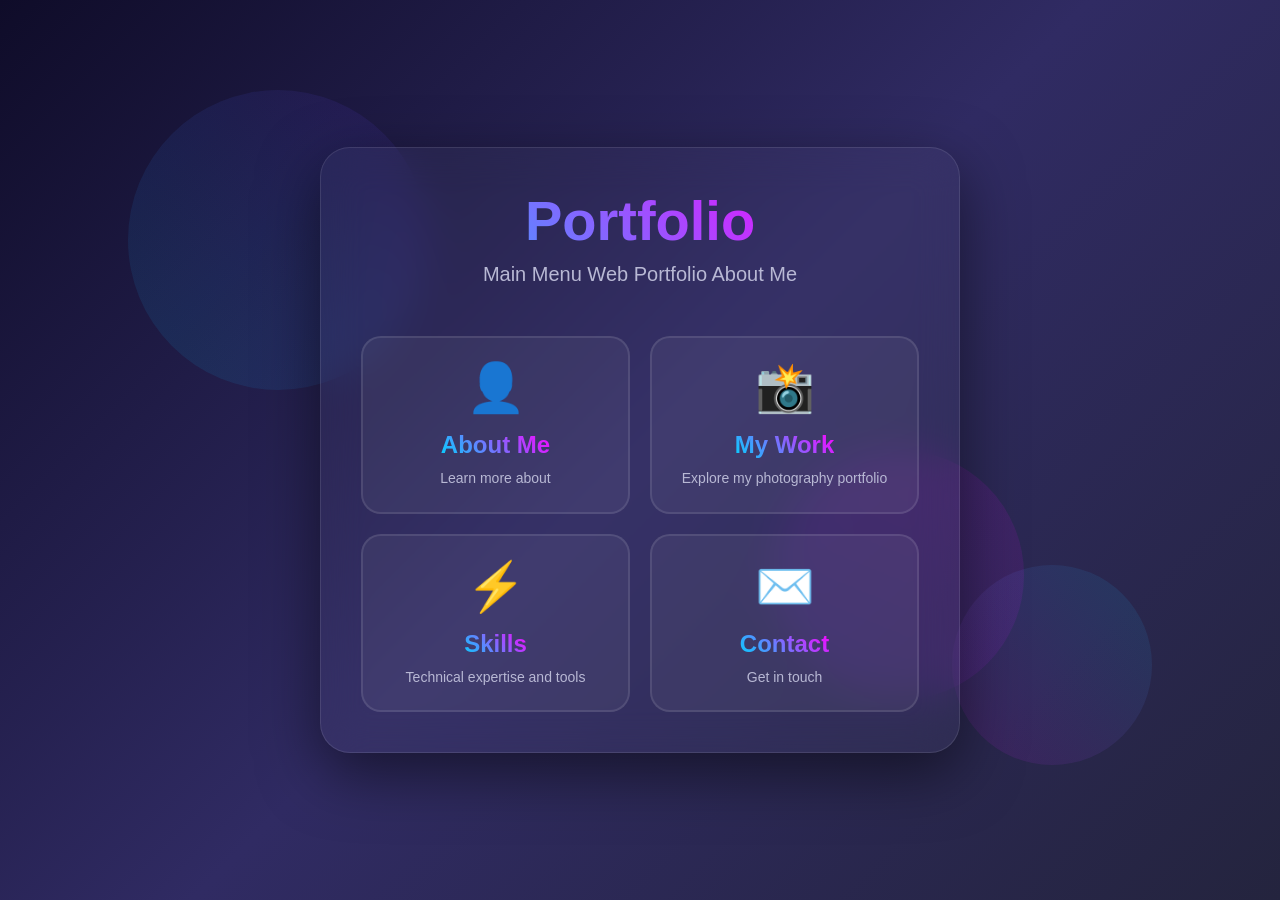
<file: index.html>
<!DOCTYPE html>
<html lang="en">
<head>
    <meta charset="UTF-8">
    <meta name="viewport" content="width=device-width, initial-scale=1.0">
    <title>Portfolio</title>
    <link rel="stylesheet" href="style.css">
    <script src="script.js" defer></script>
</head>
<body>
    <div class="background-animation">
        <div class="floating-shape shape1"></div>
        <div class="floating-shape shape2"></div>
        <div class="floating-shape shape3"></div>
    </div>

    <div class="container">
        <div class="header">
            <h1>Portfolio</h1>
            <p>Main Menu Web Portfolio About Me</p>
        </div>

        <div class="menu-grid">
            <a href="about.html" class="menu-item">
                <div class="menu-icon">👤</div>
                <h3>About Me</h3>
                <p>Learn more about</p>
            </a>

            <a href="work.html" class="menu-item">
                <div class="menu-icon">📸</div>
                <h3>My Work</h3>
                <p>Explore my photography portfolio</p>
            </a>

            <a href="skills.html" class="menu-item">
                <div class="menu-icon">⚡</div>
                <h3>Skills</h3>
                <p>Technical expertise and tools</p>
            </a>

            <a href="contact.html" class="menu-item">
                <div class="menu-icon">✉️</div>
                <h3>Contact</h3>
                <p>Get in touch</p>
            </a>
        </div>
    </div>

</body>
</html>
</file>
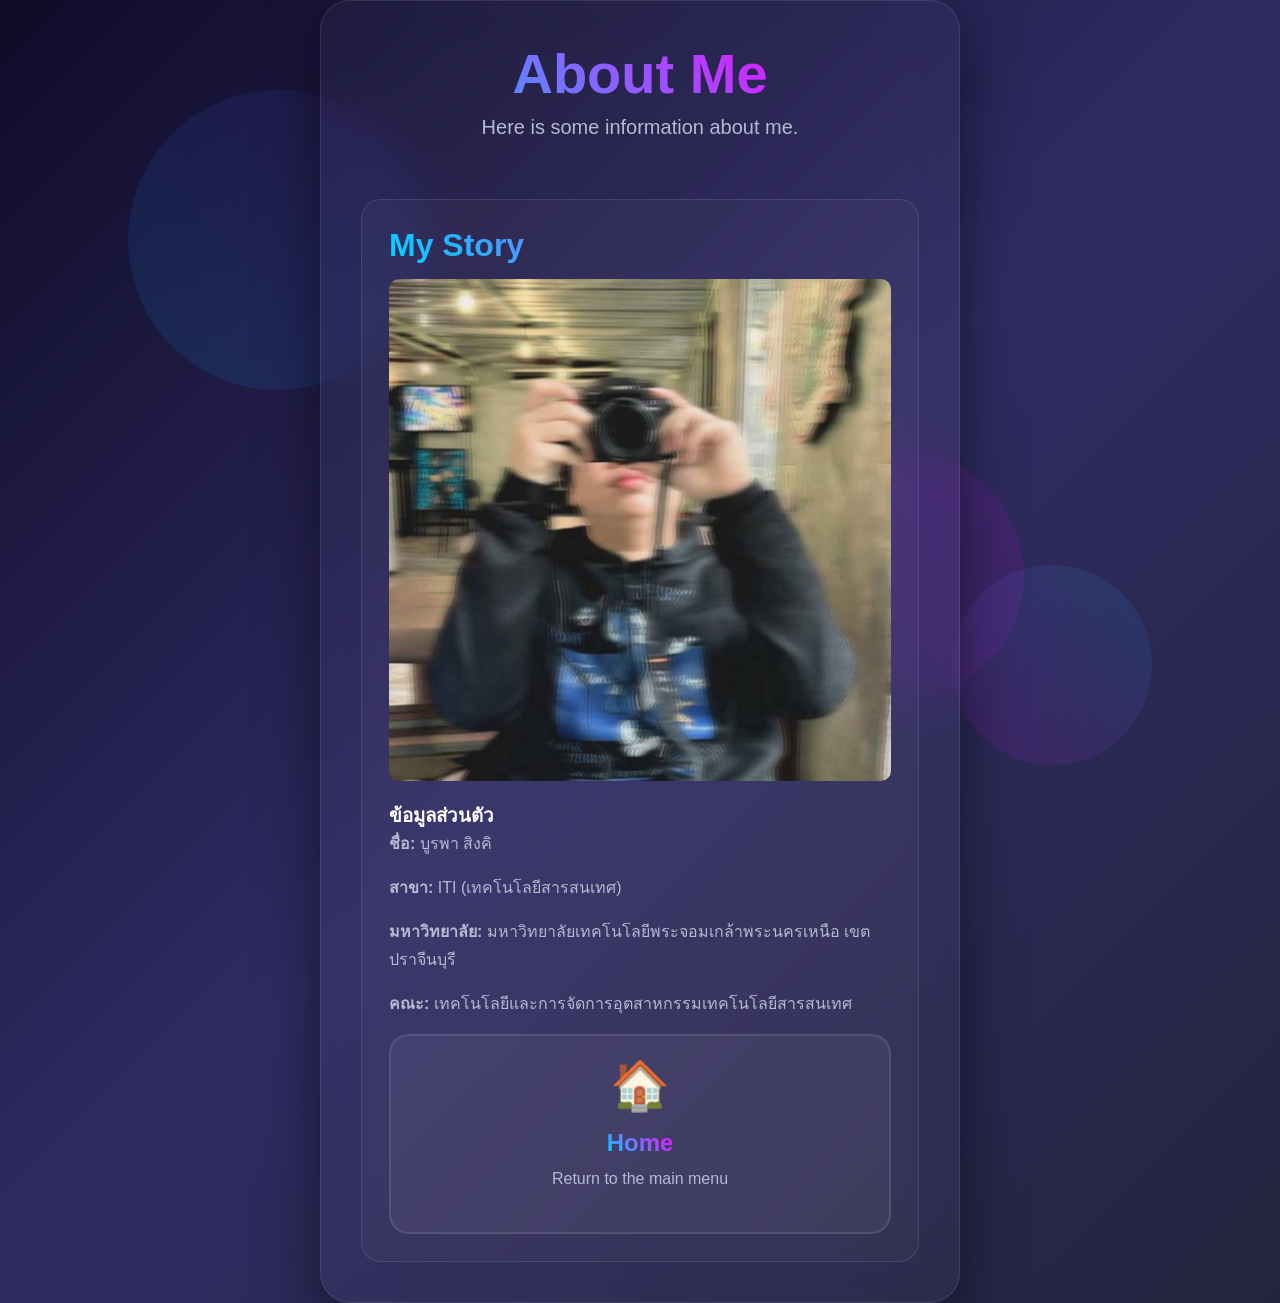
<file: about.html>
<!DOCTYPE html>
<html lang="en">
<head>
    <meta charset="UTF-8">
    <meta name="viewport" content="width=device-width, initial-scale=1.0">
    <title>About Me - Portfolio</title>
    <link rel="stylesheet" href="style.css">
    <script src="script.js" defer></script>
</head>
<body>
    <div class="background-animation">
        <div class="floating-shape shape1"></div>
        <div class="floating-shape shape2"></div>
        <div class="floating-shape shape3"></div>
    </div>

    <div class="container">
        <div class="header">
            <h1>About Me</h1>
            <p>Here is some information about me.</p>
        </div>

        <div class="content-area active">
            <h2>My Story</h2>
            <img src="picpeet.jpg" alt="Personal Picture" style="max-width: 100%; height: auto; border-radius: 10px; margin-bottom: 20px;">
            <h3>ข้อมูลส่วนตัว</h3>
            <p><strong>ชื่อ:</strong> บูรพา สิงคิ</p>
            <p><strong>สาขา:</strong> ITI (เทคโนโลยีสารสนเทศ)</p>
            <p><strong>มหาวิทยาลัย:</strong> มหาวิทยาลัยเทคโนโลยีพระจอมเกล้าพระนครเหนือ เขตปราจีนบุรี</p>
            <p><strong>คณะ:</strong> เทคโนโลยีและการจัดการอุตสาหกรรมเทคโนโลยีสารสนเทศ</p>
            <a href="index.html" class="menu-item">
                <div class="menu-icon">🏠</div>
                <h3>Home</h3>
                <p>Return to the main menu</p>
            </a>
        </div>
    </div>

</body>
</html>
</file>
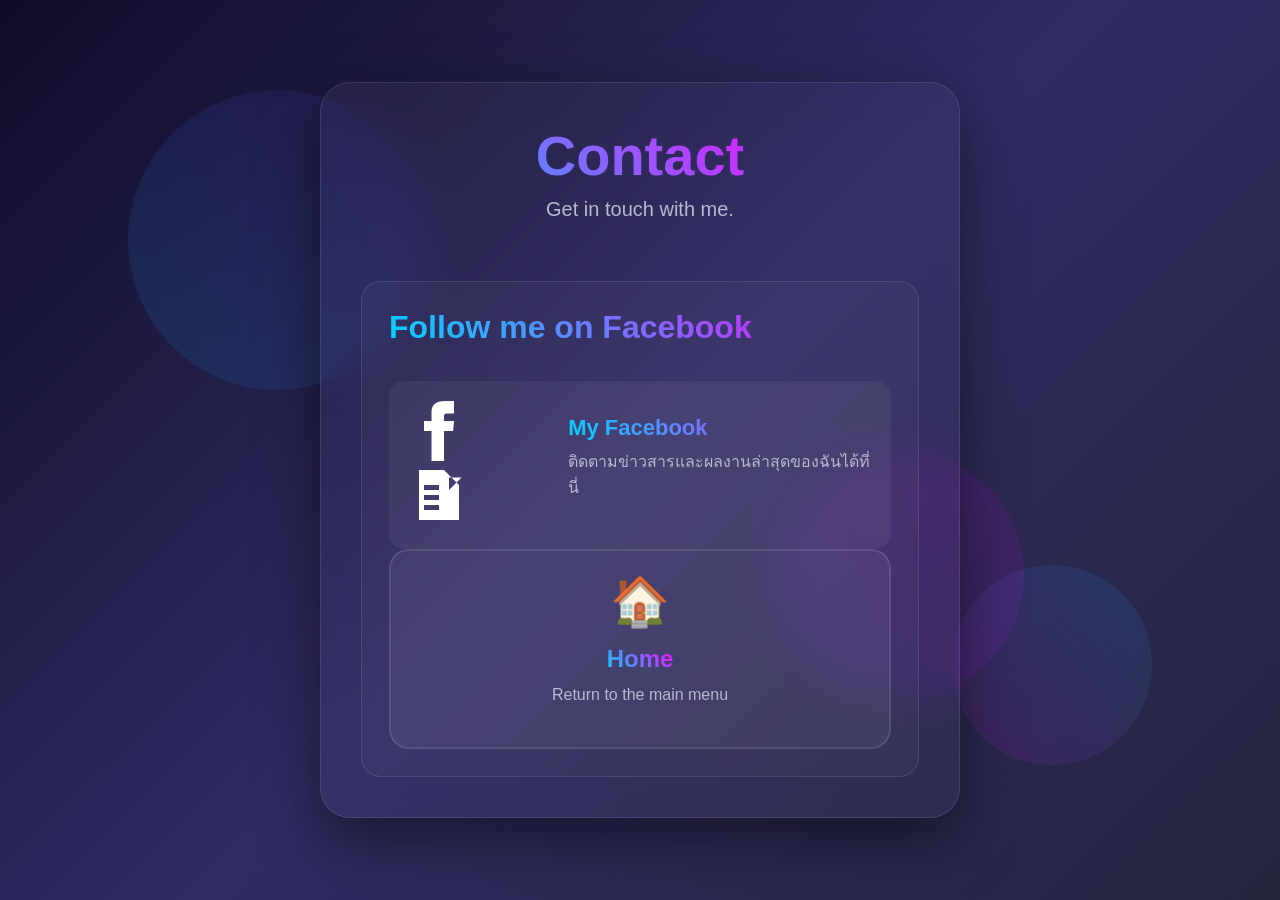
<file: contact.html>
<!DOCTYPE html>
<html lang="en">
<head>
    <meta charset="UTF-8">
    <meta name="viewport" content="width=device-width, initial-scale=1.0">
    <title>Contact - Portfolio</title>
    <link rel="stylesheet" href="style.css">
    <script src="script.js" defer></script>
</head>
<body>
    <div class="background-animation">
        <div class="floating-shape shape1"></div>
        <div class="floating-shape shape2"></div>
        <div class="floating-shape shape3"></div>
    </div>

    <div class="container">
        <div class="header">
            <h1>Contact</h1>
            <p>Get in touch with me.</p>
        </div>

        <div class="content-area active">
            <h2>Follow me on Facebook</h2>
            <div class="social-container">
                <div class="social-icons">
                    <a href="https://www.facebook.com/peet.burapa.7" target="_blank" class="social-icon" title="Facebook Profile">
                        <svg xmlns="http://www.w3.org/2000/svg" width="60" height="60" viewBox="0 0 24 24" fill="currentColor">
                            <path d="M9 8h-3v4h3v12h5v-12h3.642l.358-4h-4v-1.667c0-.955.192-1.333 1.115-1.333h2.885v-5h-3.808c-3.596 0-5.192 1.583-5.192 4.615v3.385z"/>
                        </svg>
                    </a>
                    <a href="https://www.facebook.com/profile.php?id=61559052009445" target="_blank" class="social-icon" title="Facebook Page">
                        <svg xmlns="http://www.w3.org/2000/svg" width="60" height="60" viewBox="0 0 24 24" fill="currentColor">
                            <path d="M14 2h-10v20h16v-14l-6-6zm-2 16h-6v-2h6v2zm0-4h-6v-2h6v2zm0-4h-6v-2h6v2zm4 0v-5h5l-5 5z"/>
                        </svg>
                    </a>
                </div>
                <div class="social-details">
                    <h3>My Facebook</h3>
                    <p>ติดตามข่าวสารและผลงานล่าสุดของฉันได้ที่นี่</p>
                </div>
            </div>
            <a href="index.html" class="menu-item">
                <div class="menu-icon">🏠</div>
                <h3>Home</h3>
                <p>Return to the main menu</p>
            </a>
        </div>
    </div>

</body>
</html>
</file>
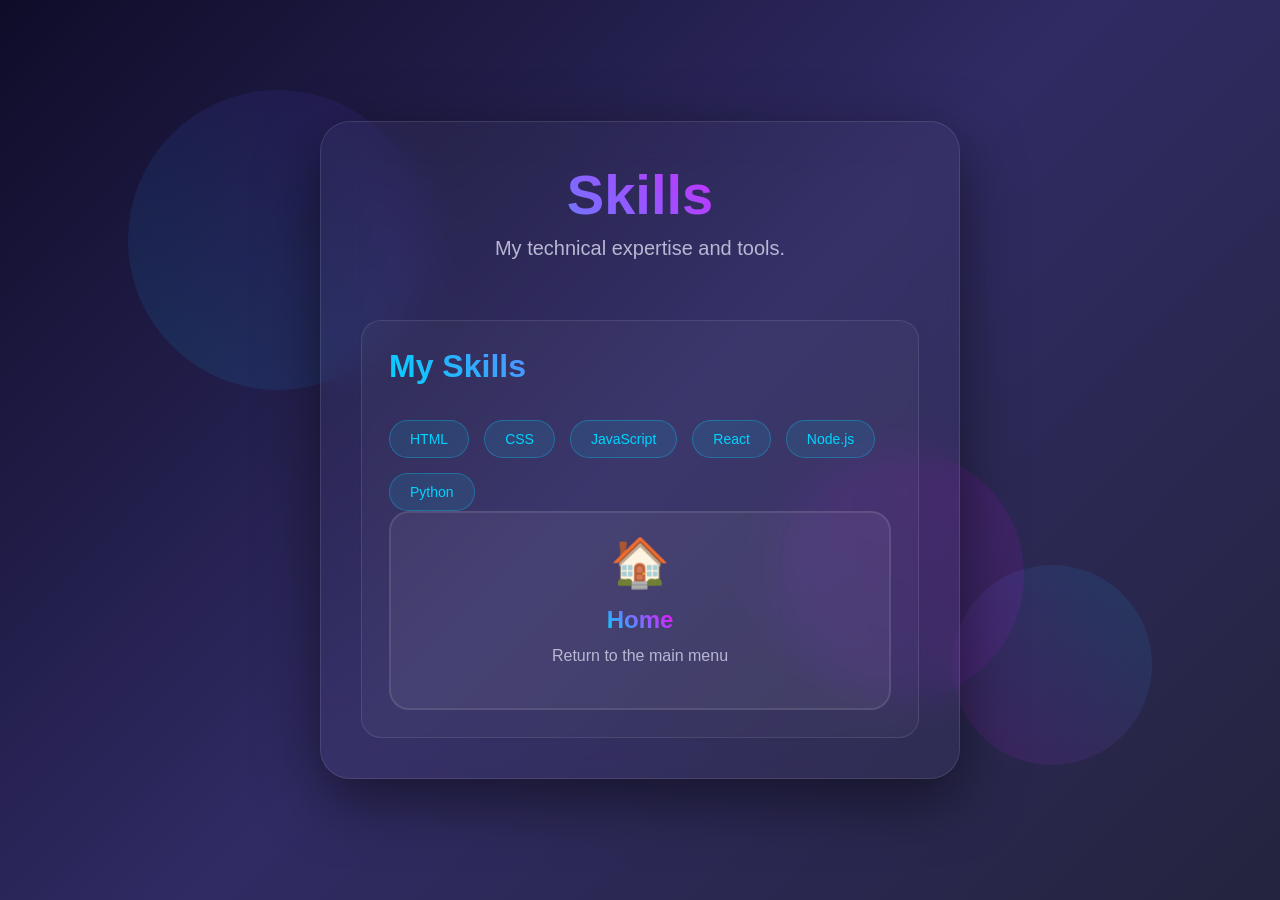
<file: skills.html>
<!DOCTYPE html>
<html lang="en">
<head>
    <meta charset="UTF-8">
    <meta name="viewport" content="width=device-width, initial-scale=1.0">
    <title>Skills - Portfolio</title>
    <link rel="stylesheet" href="style.css">
    <script src="script.js" defer></script>
</head>
<body>
    <div class="background-animation">
        <div class="floating-shape shape1"></div>
        <div class="floating-shape shape2"></div>
        <div class="floating-shape shape3"></div>
    </div>

    <div class="container">
        <div class="header">
            <h1>Skills</h1>
            <p>My technical expertise and tools.</p>
        </div>

        <div class="content-area active">
            <h2>My Skills</h2>
            <div class="skills-list">
                <div class="skill-tag">HTML</div>
                <div class="skill-tag">CSS</div>
                <div class="skill-tag">JavaScript</div>
                <div class="skill-tag">React</div>
                <div class="skill-tag">Node.js</div>
                <div class="skill-tag">Python</div>
            </div>
            <a href="index.html" class="menu-item">
                <div class="menu-icon">🏠</div>
                <h3>Home</h3>
                <p>Return to the main menu</p>
            </a>
        </div>
    </div>

</body>
</html>
</file>
<file: style.css>
/* การตั้งค่าพื้นฐาน */
* {
    margin: 0;
    padding: 0;
    box-sizing: border-box;
}

body {
    font-family: 'Segoe UI', Tahoma, Geneva, Verdana, sans-serif;
    background: linear-gradient(135deg, #0f0c29, #302b63, #24243e);
    min-height: 100vh; /* << สูงอย่างน้อย 100% ของความสูงหน้าจอ เพื่อให้ปรับขนาดอัตโนมัติ */
    display: flex; /* << ใช้ Flexbox เพื่อจัดกลาง */
    align-items: center;
    justify-content: center;
    color: #fff;
    overflow: auto; /* << เปลี่ยนเป็น auto เพื่อให้หน้าเว็บเลื่อนได้ถ้าคอนเทนต์ยาวเกิน */
    padding: 0;
    margin: 0;
}

/* พื้นหลัง Animation */
.background-animation {
    position: fixed;
    top: 0;
    left: 0;
    width: 100%;
    height: 100%;
    z-index: 0;
}
.floating-shape { position: absolute; border-radius: 50%; opacity: 0.1; animation: float 20s infinite ease-in-out; }
.shape1 { width: 300px; height: 300px; background: linear-gradient(45deg, #00d4ff, #7b2ff7); top: 10%; left: 10%; animation-delay: 0s; }
.shape2 { width: 200px; height: 200px; background: linear-gradient(45deg, #ff00ff, #00d4ff); bottom: 15%; right: 10%; animation-delay: 5s; }
.shape3 { width: 250px; height: 250px; background: linear-gradient(45deg, #7b2ff7, #ff00ff); top: 50%; right: 20%; animation-delay: 10s; }
@keyframes float { 0%, 100% { transform: translate(0, 0) scale(1); } 33% { transform: translate(50px, -50px) scale(1.1); } 66% { transform: translate(-30px, 30px) scale(0.9); } }

/* กล่องเนื้อหาหลัก */
.container {
    position: relative;
    z-index: 1;
    width: 50%; /* << ความกว้างเป็น 50% ของ body (ปรับตามจอ) */
    min-height: 90%; /* << ความสูงอย่างน้อย 90% ของ body */
    overflow-y: auto;
    overflow-x: hidden;
    background: rgba(255, 255, 255, 0.03);
    backdrop-filter: blur(20px);
    border-radius: 30px;
    border: 1px solid rgba(255, 255, 255, 0.1);
    box-shadow: 0 20px 60px rgba(0, 0, 0, 0.5);
    padding: 40px;
    animation: slideIn 0.8s ease-out;
    display: flex;
    flex-direction: column;
    justify-content: center;
}
@keyframes slideIn { from { opacity: 0; transform: translateY(30px); } to { opacity: 1; transform: translateY(0); } }

/* ส่วนหัว */
.header {
    text-align: center;
    margin-bottom: 30px;
    flex-shrink: 0;
}
.header h1 {
    /* << ใช้ clamp() เพื่อให้ฟอนต์ปรับขนาดตามความกว้างจออย่างลื่นไหล */
    font-size: clamp(32px, 5vw, 56px);
    background: linear-gradient(45deg, #00d4ff, #ff00ff, #7b2ff7);
    background-size: 200% 200%;
    -webkit-background-clip: text;
    background-clip: text;
    -webkit-text-fill-color: transparent;
    animation: gradientShift 4s ease infinite;
    margin-bottom: 10px;
}
@keyframes gradientShift { 0%, 100% { background-position: 0% 50%; } 50% { background-position: 100% 50%; } }
.header p {
    /* << ใช้ clamp() กับฟอนต์ย่อยด้วย */
    font-size: clamp(14px, 2vw, 20px);
    color: #b8b8d4;
    font-weight: 300;
}

/* ตารางเมนู */
.menu-grid {
    display: grid;
    /* << สร้าง 2 คอลัมน์เท่าๆ กัน */
    grid-template-columns: repeat(2, 1fr);
    gap: 20px;
    margin-top: 20px;
    flex-shrink: 0;
}

/* รายการเมนู */
.menu-item {
    background: rgba(255, 255, 255, 0.05);
    border: 2px solid rgba(255, 255, 255, 0.1);
    border-radius: 20px;
    /* << ใช้ clamp() กับ padding เพื่อให้ระยะห่างภายในปรับตามขนาดจอ */
    padding: clamp(15px, 2.5vh, 30px) clamp(15px, 2vw, 30px);
    text-align: center;
    cursor: pointer;
    transition: all 0.4s cubic-bezier(0.175, 0.885, 0.32, 1.275);
    position: relative;
    overflow: hidden;
    min-height: 130px;
    display: flex;
    flex-direction: column;
    align-items: center;
    justify-content: center;
}
.menu-item::before { content: ''; position: absolute; top: 50%; left: 50%; width: 0; height: 0; border-radius: 50%; background: linear-gradient(45deg, rgba(0, 212, 255, 0.2), rgba(255, 0, 255, 0.2)); transform: translate(-50%, -50%); transition: width 0.6s, height 0.6s; }
.menu-item:hover::before { width: 300px; height: 300px; }
.menu-item:hover { transform: translateY(-10px); border-color: rgba(0, 212, 255, 0.5); box-shadow: 0 15px 40px rgba(0, 212, 255, 0.3); background: rgba(255, 255, 255, 0.08); }
a.menu-item { text-decoration: none; color: inherit; display: flex; }
.menu-icon { font-size: clamp(32px, 4vw, 48px); margin-bottom: 15px; position: relative; z-index: 1; display: inline-block; transition: transform 0.4s ease; }
.menu-item:hover .menu-icon { transform: scale(1.2) rotate(5deg); }
.menu-item h3 { font-size: clamp(18px, 2.5vw, 24px); margin-bottom: 8px; position: relative; z-index: 1; background: linear-gradient(45deg, #00d4ff, #ff00ff); -webkit-background-clip: text; background-clip: text; -webkit-text-fill-color: transparent; }
.menu-item p { font-size: clamp(12px, 1.5vw, 14px); color: #b8b8d4; position: relative; z-index: 1; line-height: 1.6; }

/* พื้นที่แสดงเนื้อหา */
.content-area {
    margin-top: 30px;
    padding: clamp(15px, 3vh, 30px);
    background: rgba(255, 255, 255, 0.03);
    border-radius: 20px;
    border: 1px solid rgba(255, 255, 255, 0.1);
    min-height: 150px;
    display: none;
    animation: fadeIn 0.5s ease;
    overflow-y: auto;
}
.content-area.active { display: flex; flex-direction: column; flex: 1; min-height: 0; }
@keyframes fadeIn { from { opacity: 0; transform: translateY(20px); } to { opacity: 1; transform: translateY(0); } }
.content-area h2 { font-size: clamp(24px, 3.5vw, 32px); margin-bottom: 15px; background: linear-gradient(45deg, #00d4ff, #ff00ff); -webkit-background-clip: text; background-clip: text; -webkit-text-fill-color: transparent; }
.content-area p { font-size: clamp(14px, 1.8vw, 16px); line-height: 1.8; color: #b8b8d4; margin-bottom: 15px; }

/* ตารางแกลเลอรี่ */
.gallery-grid {
    display: grid;
    /* << เริ่มต้นที่ 3 คอลัมน์ */
    grid-template-columns: repeat(3, 1fr);
    gap: 15px;
    margin-top: 20px;
}
.gallery-item { aspect-ratio: 1; background: rgba(255, 255, 255, 0.05); border-radius: 15px; border: 1px solid rgba(255, 255, 255, 0.1); display: flex; align-items: center; justify-content: center; font-size: 14px; color: #b8b8d4; transition: all 0.3s ease; cursor: pointer; overflow: hidden; }
.gallery-item:hover { background: rgba(255, 255, 255, 0.1); transform: scale(1.05); }
.gallery-item img { width: 100%; height: 100%; object-fit: cover; border-radius: 15px; }

/* ฟอร์มติดต่อ */
.contact-form { display: grid; gap: 20px; }
.form-group input, .form-group textarea { width: 100%; padding: 15px; background: rgba(255, 255, 255, 0.05); border: 2px solid rgba(255, 255, 255, 0.1); border-radius: 10px; color: #fff; font-size: 16px; font-family: inherit; transition: all 0.3s ease; }
.form-group input:focus, .form-group textarea:focus { outline: none; border-color: #00d4ff; background: rgba(255, 255, 255, 0.08); }
.form-group textarea { resize: vertical; min-height: 120px; }
.submit-btn { padding: 15px 40px; background: linear-gradient(45deg, #00d4ff, #7b2ff7); border: none; border-radius: 10px; color: #fff; font-size: 16px; font-weight: 600; cursor: pointer; transition: all 0.3s ease; }
.submit-btn:hover { transform: translateY(-3px); box-shadow: 0 10px 30px rgba(0, 212, 255, 0.4); }

.social-container {
    display: flex;
    align-items: center;
    margin-top: 20px;
    background: rgba(255, 255, 255, 0.05);
    padding: 20px;
    border-radius: 15px;
}

.social-icon {
    display: inline-block;
    color: #fff;
    transition: all 0.3s ease;
    flex-shrink: 0;
    margin-right: 20px;
}

.social-icon:hover {
    transform: scale(1.1);
    color: #00d4ff;
}

.social-details h3 {
    font-size: clamp(18px, 2.5vw, 22px);
    margin-bottom: 8px;
    background: linear-gradient(45deg, #00d4ff, #ff00ff);
    -webkit-background-clip: text;
    background-clip: text;
    -webkit-text-fill-color: transparent;
}

.social-details p {
    font-size: clamp(14px, 1.8vw, 16px);
    color: #b8b8d4;
    line-height: 1.6;
}
.skills-list { display: flex; flex-wrap: wrap; gap: 15px; margin-top: 20px; }
.skill-tag { padding: 10px 20px; background: rgba(0, 212, 255, 0.1); border: 1px solid rgba(0, 212, 255, 0.3); border-radius: 20px; color: #00d4ff; font-size: 14px; transition: all 0.3s ease; }
.skill-tag:hover { background: rgba(0, 212, 255, 0.2); transform: translateY(-3px); }

/* ================================== */
/* ส่วนของการปรับแก้ตามขนาดหน้าจอ (Media Queries) */
/* ================================== */

/* เมื่อหน้าจอกว้างไม่เกิน 768px (แท็บเล็ต) */
@media (max-width: 768px) {
    .container {
        width: 90vw; /* << ขยายกล่องหลักให้กว้างเกือบเต็มจอ */
        min-height: 90vh;
        padding: 20px;
        border-radius: 20px;
    }
    .menu-grid {
        grid-template-columns: 1fr; /* << เปลี่ยนเมนูเป็น 1 คอลัมน์ */
        gap: 15px;
    }
    .menu-item {
        min-height: 120px;
    }
    .gallery-grid {
        grid-template-columns: repeat(2, 1fr); /* << เปลี่ยนแกลเลอรี่เป็น 2 คอลัมน์ */
        gap: 10px;
    }
    .content-area {
        padding: 15px;
        margin-top: 20px;
    }
}

/* เมื่อหน้าจอกว้างไม่เกิน 480px (มือถือ) */
@media (max-width: 480px) {
    .container {
        padding: 15px; /* << ลดระยะห่างภายในลงอีก */
    }
    .menu-item {
        min-height: 100px;
    }
    .gallery-grid {
        grid-template-columns: 1fr; /* << เปลี่ยนแกลเลอรี่เป็น 1 คอลัมน์ */
    }
}

/* เมื่อหน้าจอกว้างตั้งแต่ 1400px ขึ้นไป (จอใหญ่) */
@media (min-width: 1400px) {
    .container {
        width: 60%;
        max-width: 1400px; /* << จำกัดความกว้างสูงสุด ไม่ให้กว้างเกินไปบนจอใหญ่ๆ */
    }
}

/* แต่ง Scrollbar */
.container::-webkit-scrollbar,
.content-area::-webkit-scrollbar { width: 8px; }
.container::-webkit-scrollbar-track,
.content-area::-webkit-scrollbar-track { background: rgba(255, 255, 255, 0.05); border-radius: 10px; }
.container::-webkit-scrollbar-thumb,
.content-area::-webkit-scrollbar-thumb { background: linear-gradient(45deg, #00d4ff, #7b2ff7); border-radius: 10px; }
.container::-webkit-scrollbar-thumb:hover,
.content-area::-webkit-scrollbar-thumb:hover { background: linear-gradient(45deg, #00b8e6, #6a29d4); }
</file>
